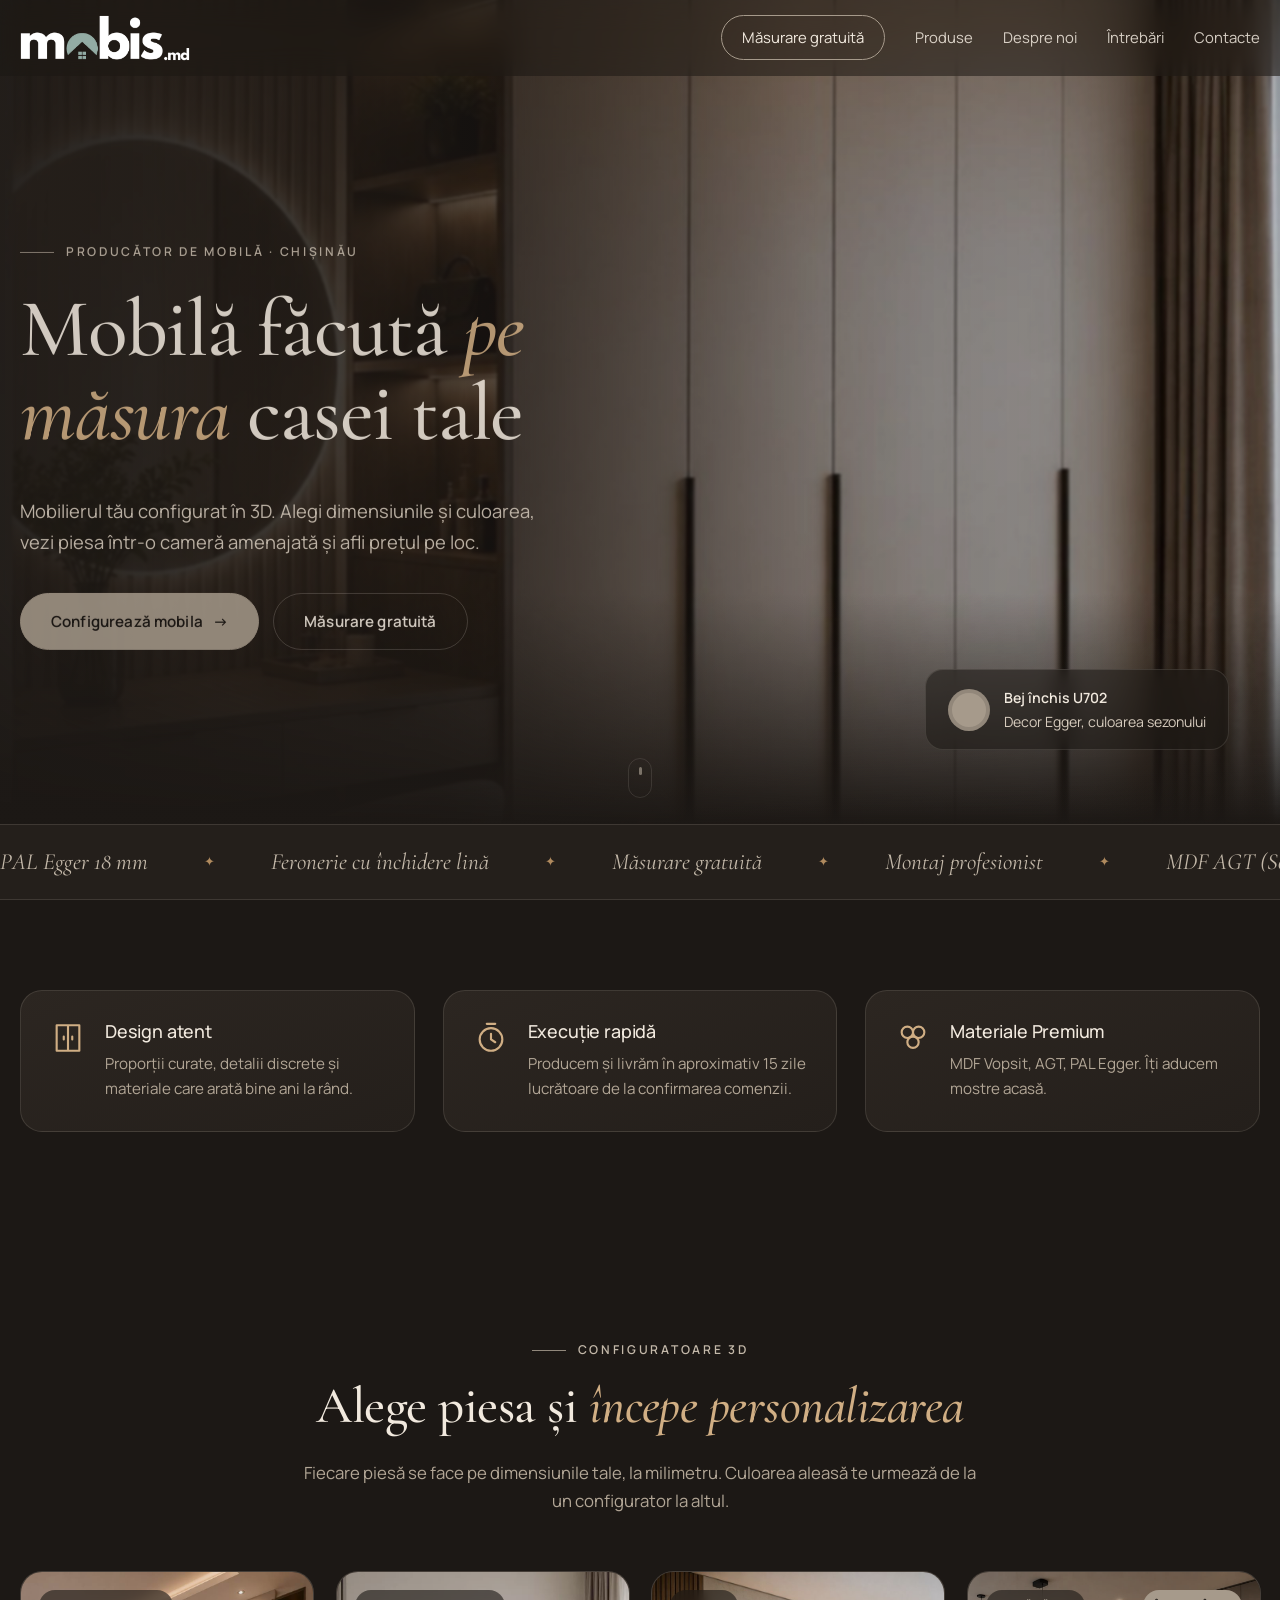
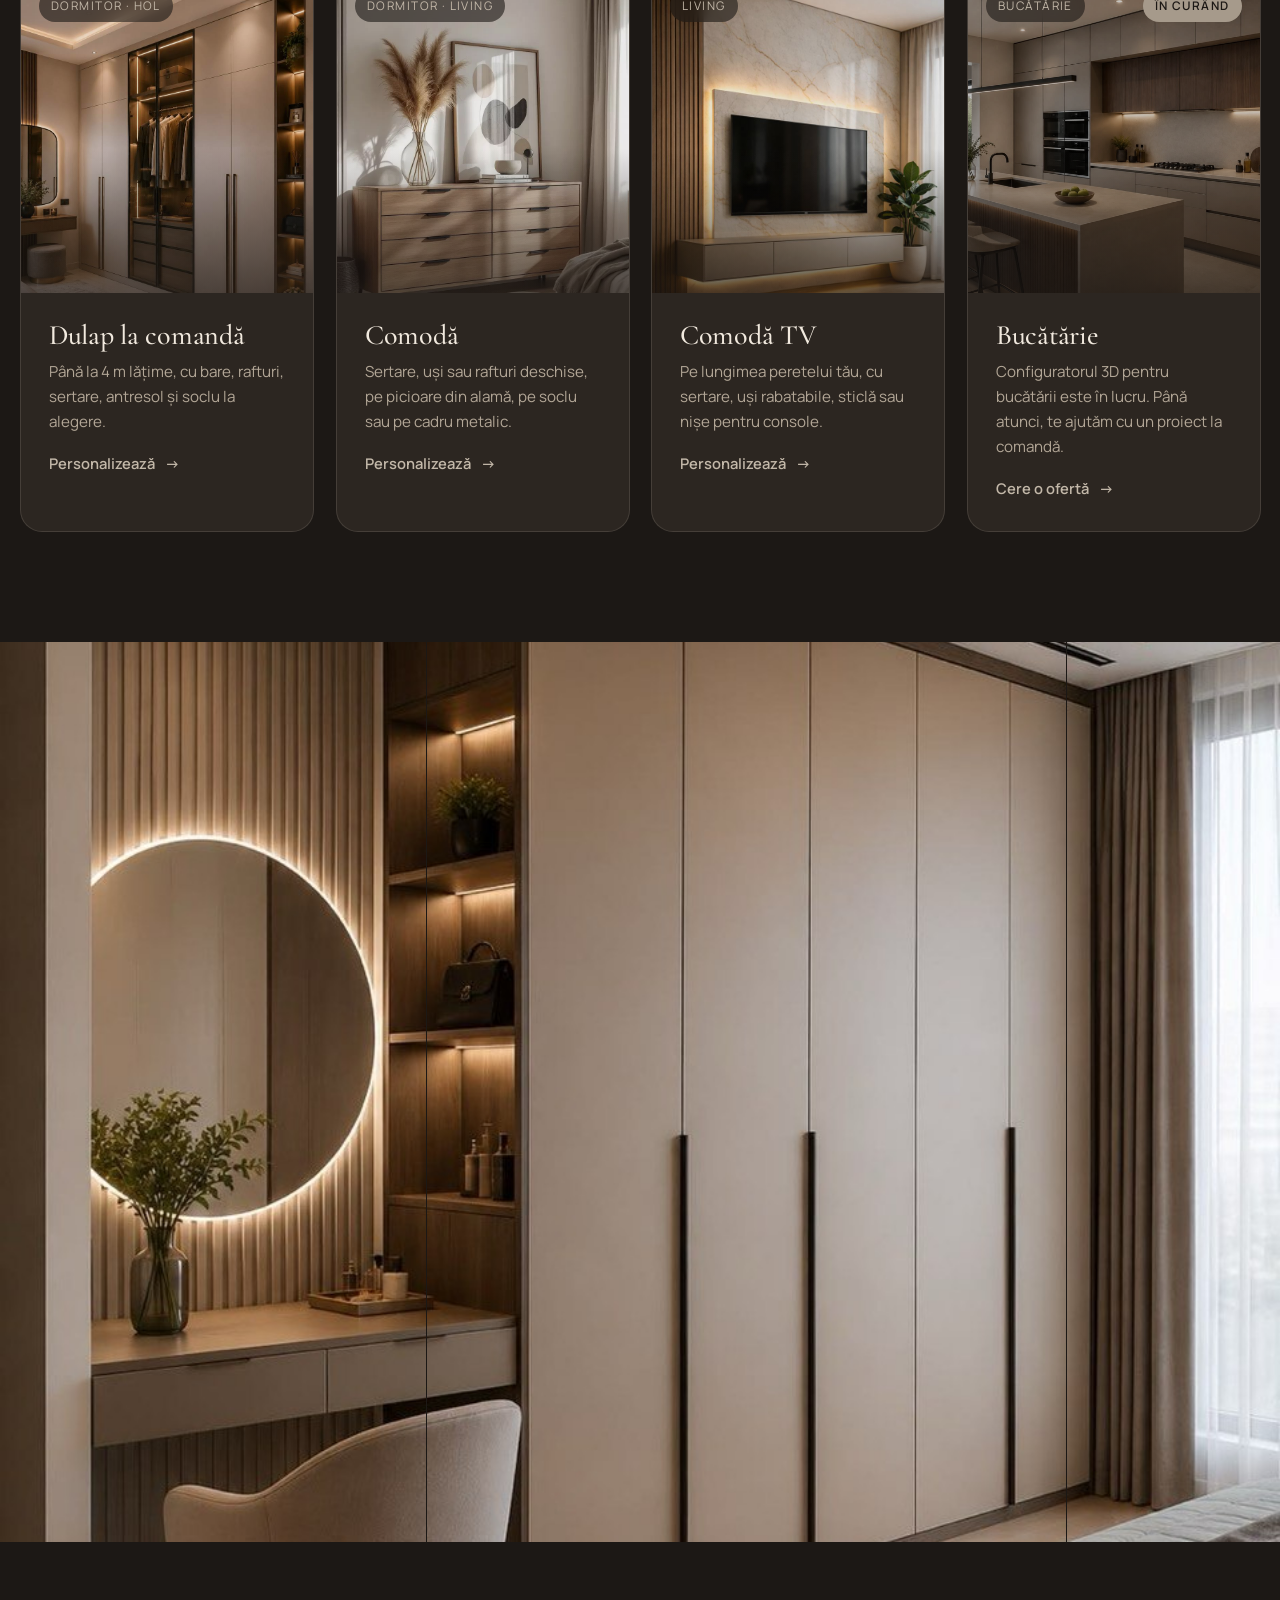
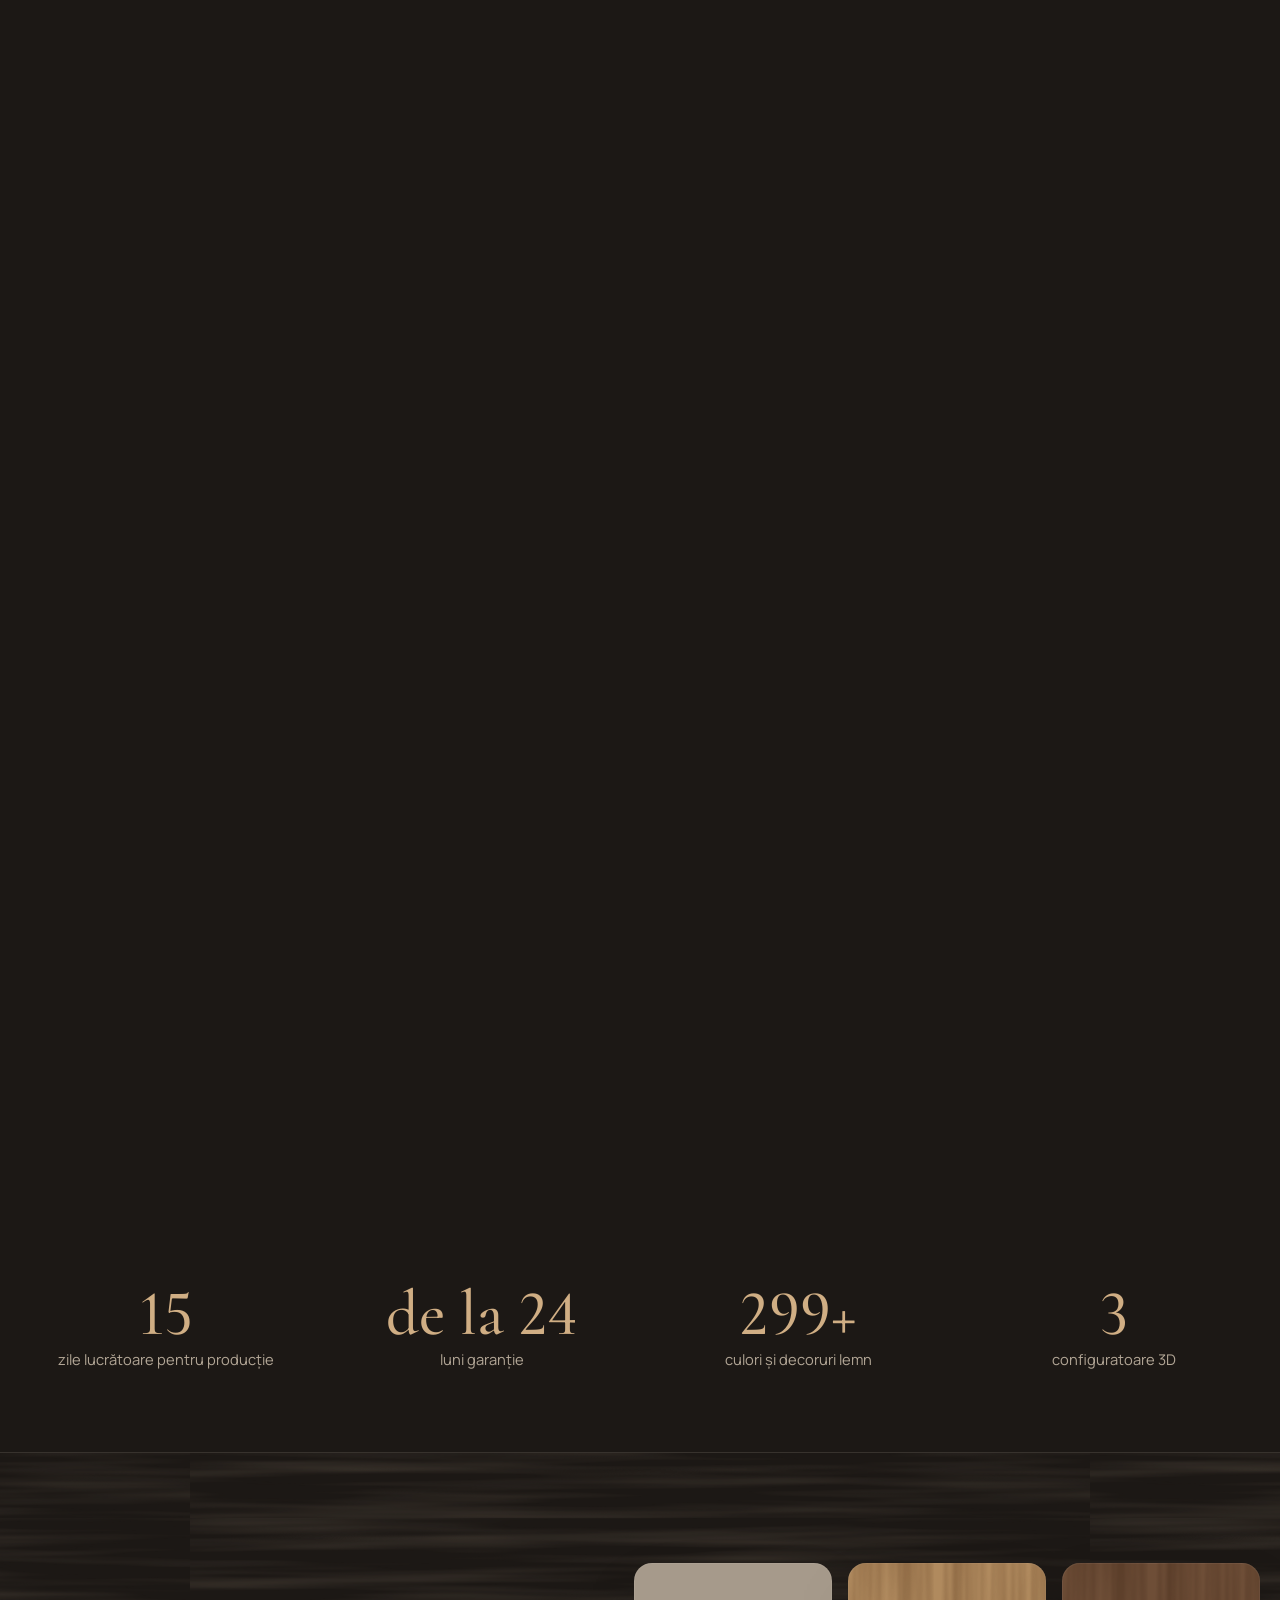
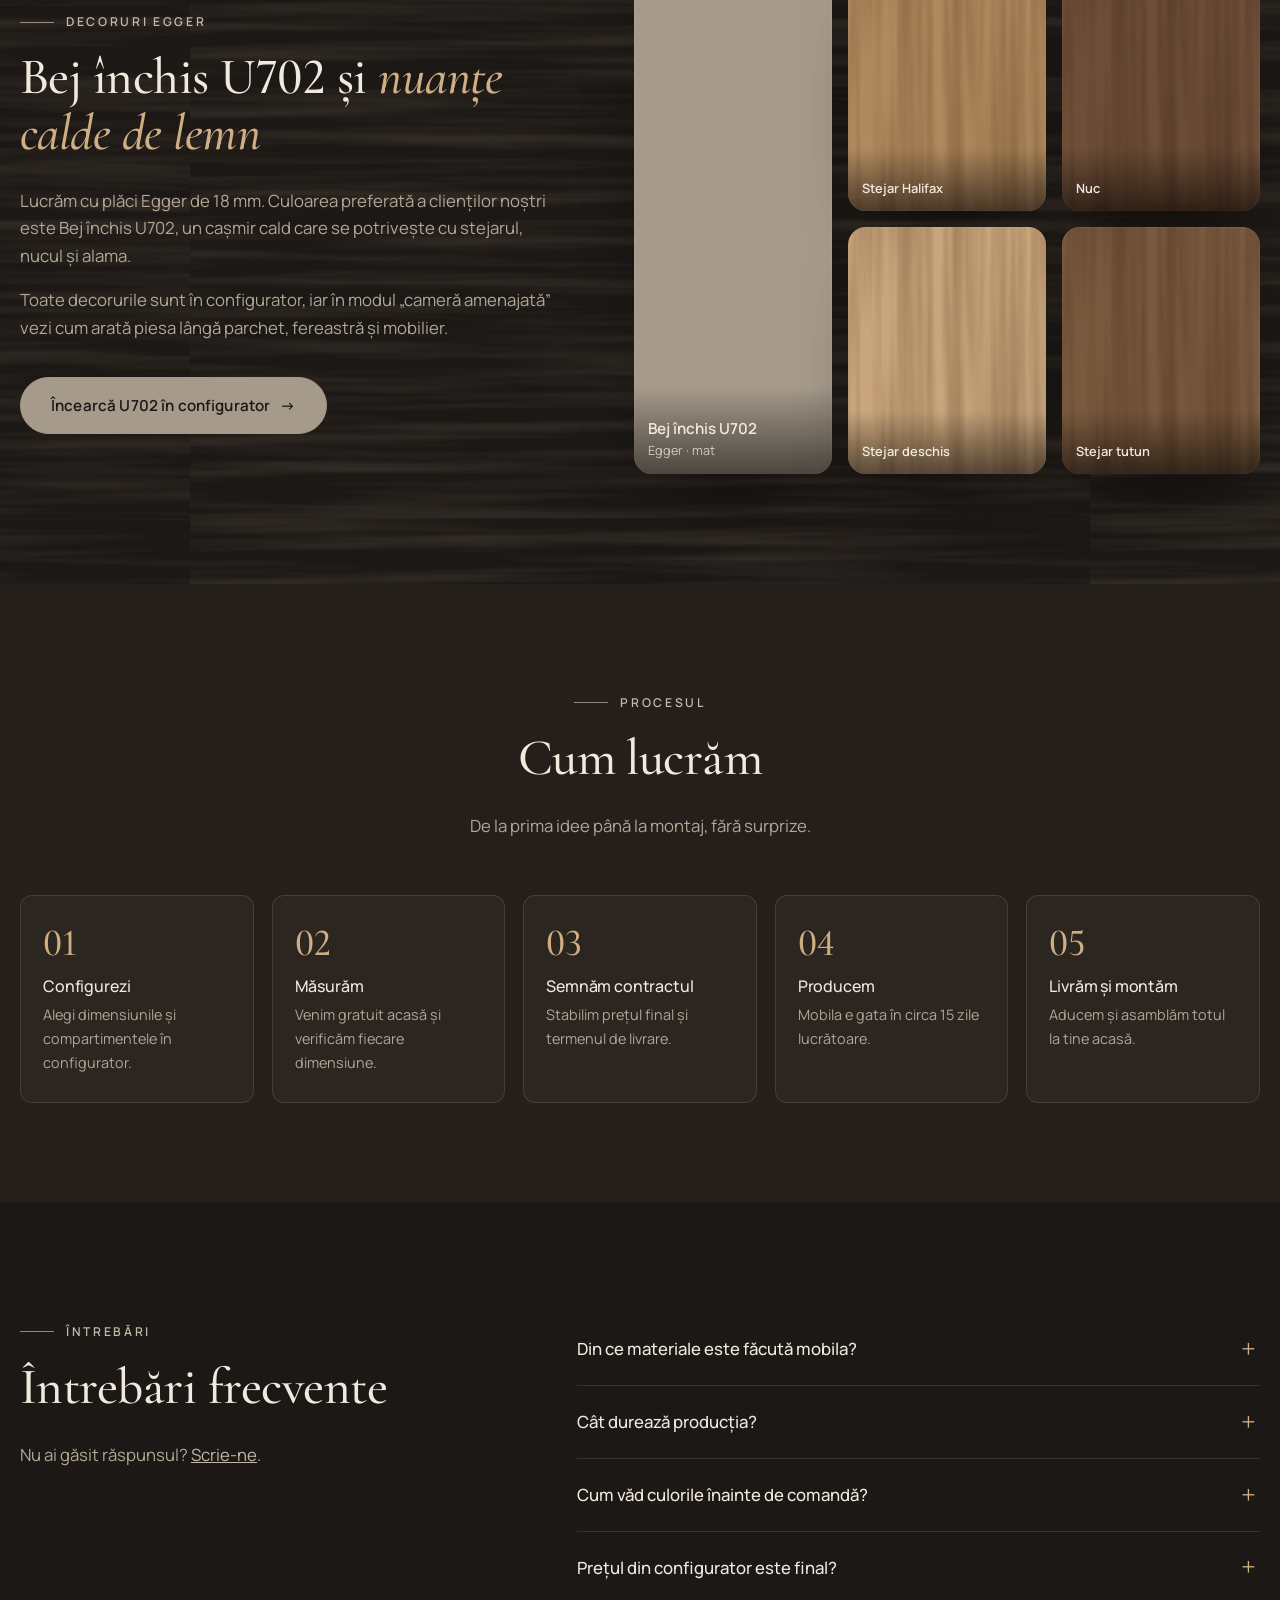
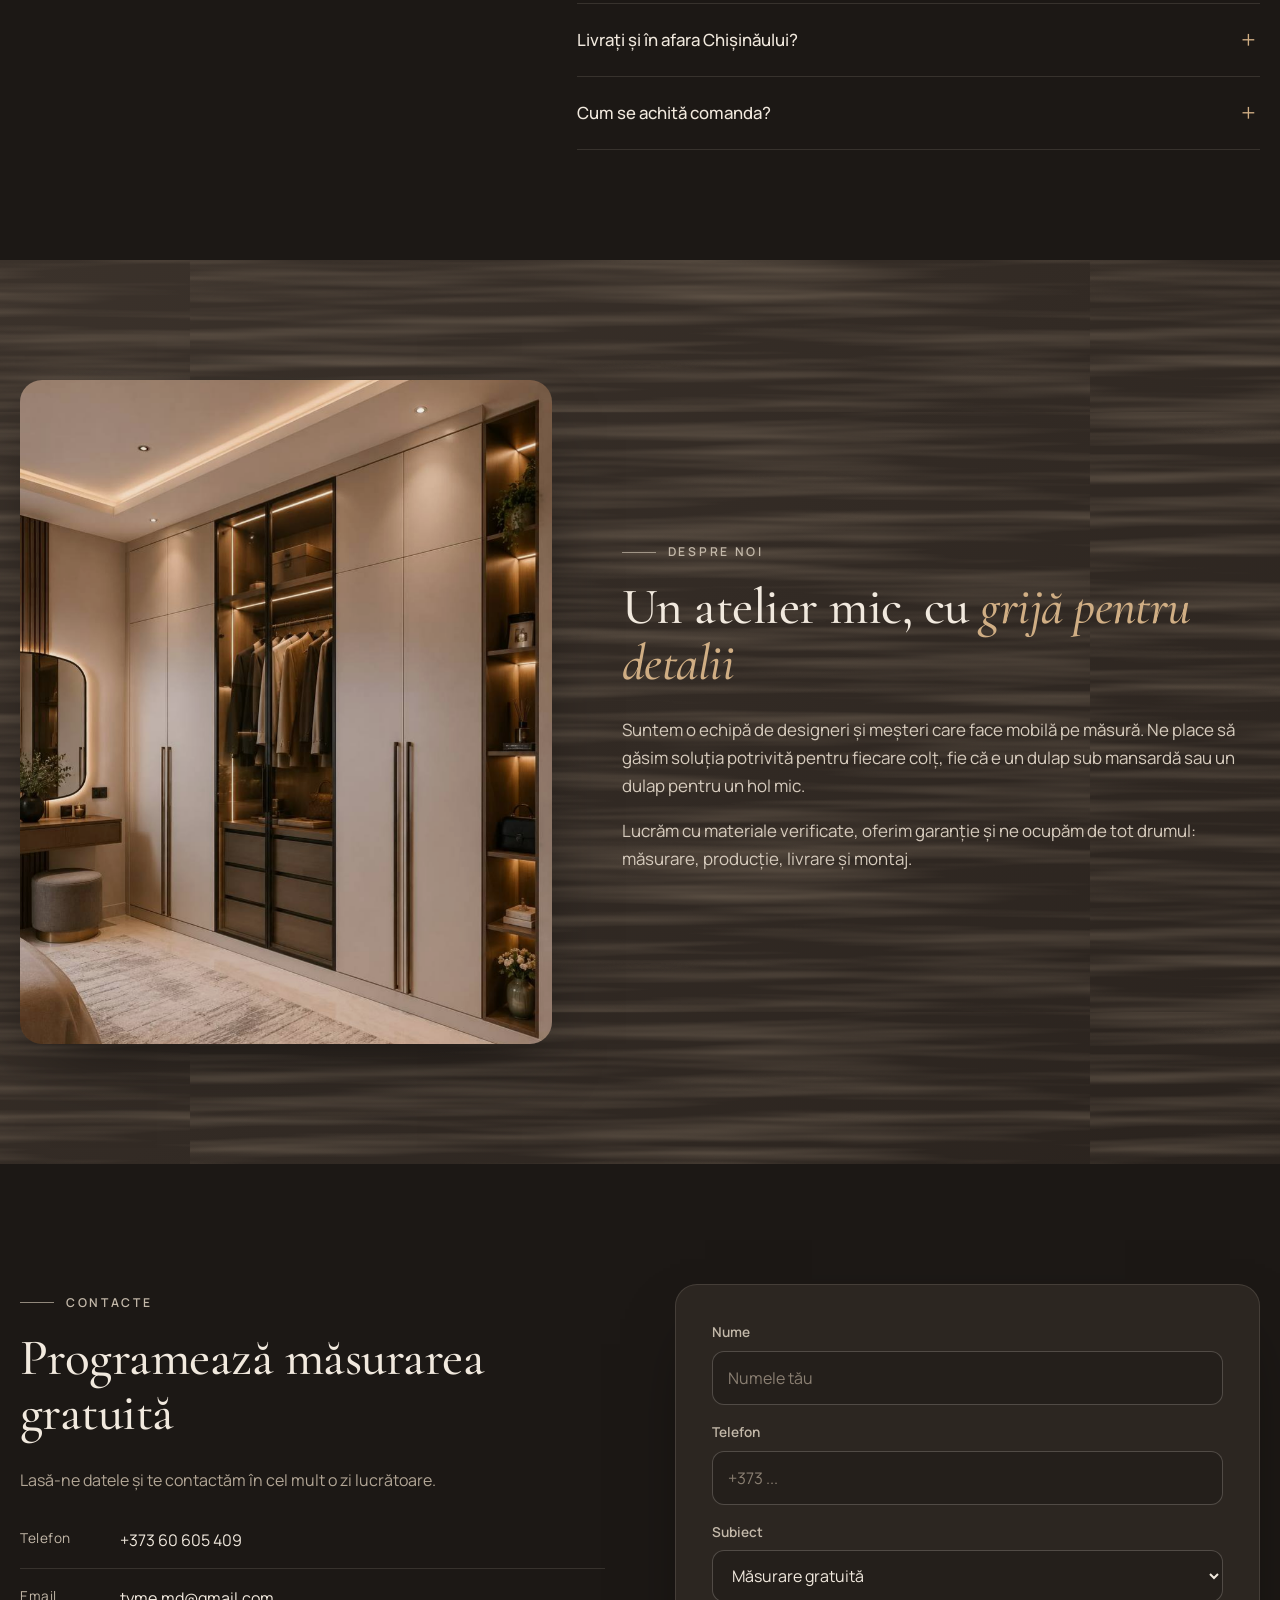
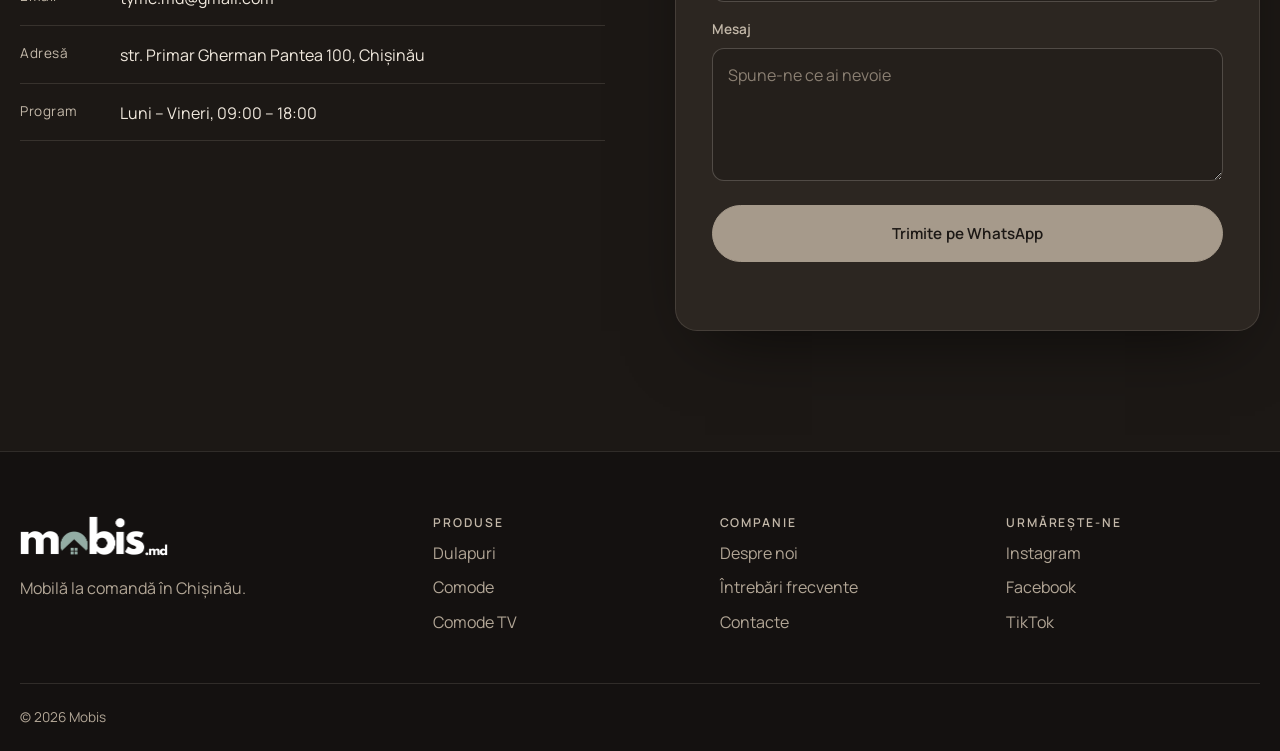
<file: index.html>
<!DOCTYPE html>
<html lang="ro">
    <head>
        <meta charset="UTF-8">
        <meta name="viewport" content="width=device-width, initial-scale=1.0">
        <title>Mobis – Dulapuri, comode și comode TV la comandă în Chișinău</title>
        <meta name="description" content="Mobilă la comandă, pe dimensiunile tale: dulapuri, comode și comode TV. Configurează în 3D, vezi mobila într-o cameră amenajată și află prețul pe loc.">
        <link rel="preconnect" href="https://fonts.googleapis.com">
        <link rel="preconnect" href="https://fonts.gstatic.com" crossorigin>
        <link href="https://fonts.googleapis.com/css2?family=Cormorant+Garamond:ital,wght@0,400;0,500;0,600;1,400;1,500&family=Manrope:wght@300;400;500;600;700&display=swap" rel="stylesheet">
        <meta name="theme-color" content="#1c1815">
        <script>document.documentElement.classList.add('js');</script>
        <link rel="icon" type="image/png" href="favicon.png">
        <link rel="stylesheet" href="style.css?v=20261027">
        <link rel="preload" as="image" href="hero-wardrobe.jpg">
    </head>
    <body>
        <!-- ===== HEADER ===== -->
        <header class="header">
            <div class="container header__inner">
                <a href="index.html" class="logo" aria-label="Mobis – pagina principală"> <img src="logo-white.png" alt="mobis.md" class="logo__img" width="148" height="40"> </a>
                <button class="nav-toggle" aria-label="Meniu" aria-expanded="false">
                    <span></span>
                    <span></span>
                    <span></span>
                </button>
                <nav class="nav" aria-label="Meniu principal">
                    <a href="#contact" class="nav__pill">Măsurare gratuită</a>
                    <a href="#produse">Produse</a>
                    <a href="#despre">Despre noi</a>
                    <a href="#intrebari">Întrebări</a>
                    <a href="#contact">Contacte</a>
                </nav>
            </div>
        </header>
        <main>
            <!-- ===== HERO ===== -->
            <section class="hero">
                <div class="hero__scene" aria-hidden="true">
                    <div class="hero__photo"></div>
                </div>
                <div class="container hero__content">
                    <span class="eyebrow hero__eyebrow">Producător de mobilă · Chișinău</span>
                    <h1>Mobilă făcută <em>pe măsura</em> casei tale</h1>
                    <p>Mobilierul tău configurat în 3D. Alegi dimensiunile și culoarea, vezi piesa într-o cameră amenajată și afli prețul pe loc.</p>
                    <div class="hero__actions">
                        <a href="#produse" class="btn">Configurează mobila <span class="btn__arrow">→</span></a>
                        <a href="#contact" class="btn btn--line">Măsurare gratuită</a>
                    </div>
                </div>
                <div class="hero__badge" aria-hidden="true"><i></i><div><b>Bej închis U702</b>Decor Egger, culoarea sezonului</div></div>
                <span class="hero__scroll" aria-hidden="true"></span>
            </section>
            <div class="marquee" aria-hidden="true">
                <div class="marquee__track">
                    <span>PAL Egger 18 mm</span><span>Feronerie cu închidere lină</span><span>Măsurare gratuită</span><span>Montaj profesionist</span><span>MDF AGT (SoftTouch)</span>
                    <span>PAL Egger 18 mm</span><span>Feronerie cu închidere lină</span><span>Măsurare gratuită</span><span>Montaj profesionist</span><span>MDF AGT (SoftTouch)</span>
                </div>
            </div>
            <!-- ===== AVANTAJE ===== -->
            <section class="perks">
                <div class="container perks__grid">
                    <article class="perk" data-reveal>
                        <svg viewBox="0 0 24 24" aria-hidden="true">
                            <path d="M4 3h16v18H4zM12 3v18M9 11v2M15 11v2"/>
                        </svg>
                        <div>
                            <h3>Design atent</h3>
                            <p>Proporții curate, detalii discrete și materiale care arată bine ani la rând.</p>
                        </div>
                    </article>
                    <article class="perk" data-reveal style="--d:.12s">
                        <svg viewBox="0 0 24 24" aria-hidden="true">
                            <circle cx="12" cy="13" r="8"/>
                            <path d="M12 9v4l3 2M9 2h6"/>
                        </svg>
                        <div>
                            <h3>Execuție rapidă</h3>
                            <p>Producem și livrăm în aproximativ 15 zile lucrătoare de la confirmarea comenzii.</p>
                        </div>
                    </article>
                    <article class="perk" data-reveal style="--d:.24s">
                        <svg viewBox="0 0 24 24" aria-hidden="true">
                            <circle cx="8" cy="8" r="4"/>
                            <circle cx="16" cy="8" r="4"/>
                            <circle cx="12" cy="15" r="4"/>
                        </svg>
                        <div>
                            <h3>Materiale Premium</h3>
                            <p>MDF Vopsit, AGT, PAL Egger. Îți aducem mostre acasă.</p>
                        </div>
                    </article>
                </div>
            </section>
            <!-- ===== PRODUSE ===== -->
            <section class="products" id="produse">
                <div class="container">
                    <div class="section-head" data-reveal>
                        <span class="eyebrow">Configuratoare 3D</span>
                        <h2>Alege piesa și <em>începe personalizarea</em></h2>
                        <p>Fiecare piesă se face pe dimensiunile tale, la milimetru. Culoarea aleasă te urmează de la un configurator la altul.</p>
                    </div>
                    <div class="products__grid">
                        <a class="product" href="dulap.html" data-reveal="zoom" data-tilt>
                            <div class="product__art">
                                <span class="product__tag">Dormitor · Hol</span>
                                <img src="product-wardrobe.jpg" alt="Dulap cu uși bej, compartimente vitrate și iluminare interioară" width="853" height="1280" loading="lazy" decoding="async">
                            </div>
                            <div class="product__body">
                                <h3>Dulap la comandă</h3>
                                <p>Până la 4 m lățime, cu bare, rafturi, sertare, antresol și soclu la alegere.</p>
                                <span class="product__cta">Personalizează</span>
                            </div>
                        </a>
                        <a class="product" href="comoda.html" data-reveal="zoom" style="--d:.12s" data-tilt>
                            <div class="product__art">
                                <span class="product__tag">Dormitor · Living</span>
                                <img src="product-dresser.jpg" alt="Comodă din lemn cu opt sertare și mânere negre, într-un dormitor luminos" width="832" height="1216" loading="lazy" decoding="async">
                            </div>
                            <div class="product__body">
                                <h3>Comodă</h3>
                                <p>Sertare, uși sau rafturi deschise, pe picioare din alamă, pe soclu sau pe cadru metalic.</p>
                                <span class="product__cta">Personalizează</span>
                            </div>
                        </a>
                        <a class="product" href="comoda-tv.html" data-reveal="zoom" style="--d:.24s" data-tilt>
                            <div class="product__art">
                                <span class="product__tag">Living</span>
                                <img src="product-tv.jpg" alt="Comodă TV suspendată cu fronturi bej și iluminare LED, sub un televizor pe perete de marmură" width="736" height="1104" loading="lazy" decoding="async">
                            </div>
                            <div class="product__body">
                                <h3>Comodă TV</h3>
                                <p>Pe lungimea peretelui tău, cu sertare, uși rabatabile, sticlă sau nișe pentru console.</p>
                                <span class="product__cta">Personalizează</span>
                            </div>
                        </a>
                        <div class="product product--soon" data-reveal="zoom" style="--d:.36s" aria-disabled="true">
                            <div class="product__art">
                                <span class="product__tag">Bucătărie</span>
                                <span class="product__soon">În curând</span>
                                <img src="product-kitchen.jpg" alt="Bucătărie modernă cu fronturi bej, dulapuri suspendate din lemn și insulă cu blat de piatră" width="1080" height="1350" loading="lazy" decoding="async">
                            </div>
                            <div class="product__body">
                                <h3>Bucătărie</h3>
                                <p>Configuratorul 3D pentru bucătării este în lucru. Până atunci, te ajutăm cu un proiect la comandă.</p>
                                <a class="product__cta" href="#contact">Cere o ofertă</a>
                            </div>
                        </div>
                    </div>
                </div>
            </section>
            <!-- ===== IMAGINEA CARE SE DESCOMPUNE ===== -->
            <section class="split" aria-label="Atelierul Mobis">
                <div class="split__sticky">
                    <div class="split__img" aria-hidden="true">
                        <span><img src="hero-wardrobe.jpg" alt="" loading="lazy"></span><span><img src="hero-wardrobe.jpg" alt="" loading="lazy"></span><span><img src="hero-wardrobe.jpg" alt="" loading="lazy"></span><span><img src="hero-wardrobe.jpg" alt="" loading="lazy"></span><span><img src="hero-wardrobe.jpg" alt="" loading="lazy"></span><span><img src="hero-wardrobe.jpg" alt="" loading="lazy"></span>
                    </div>
                    <div class="split__text">
                        <span class="eyebrow">Din atelierul nostru</span>
                        <h2>Fiecare panou, tăiat <em>la milimetru</em></h2>
                        <p>Proiectăm piesă cu piesă: corp, fronturi, feronerie. Apoi le asamblăm în mobila care se potrivește exact în colțul tău.</p>
                    </div>
                </div>
            </section>
            <!-- ===== CIFRE ===== -->
            <section class="stats">
                <div class="container stats__grid">
                    <div data-reveal><b data-count="15">15</b><span>zile lucrătoare pentru producție</span></div>
                    <div data-reveal style="--d:.1s"><b data-count="24" data-prefix="de la ">de la 24</b><span>luni garanție</span></div>
                    <div data-reveal style="--d:.2s"><b data-count="300" data-suffix="+">300+</b><span>culori și decoruri lemn</span></div>
                    <div data-reveal style="--d:.3s"><b data-count="3">3</b><span>configuratoare 3D</span></div>
                </div>
            </section>
            <!-- ===== MATERIALE ===== -->
            <section class="materials wood">
                <div class="container materials__inner">
                    <div data-reveal="left">
                        <span class="eyebrow">Decoruri Egger</span>
                        <h2>Bej închis U702 și <em>nuanțe calde de lemn</em></h2>
                        <p>Lucrăm cu plăci Egger de 18 mm. Culoarea preferată a clienților noștri este Bej închis U702, un cașmir cald care se potrivește cu stejarul, nucul și alama.</p>
                        <p>Toate decorurile sunt în configurator, iar în modul „cameră amenajată” vezi cum arată piesa lângă parchet, fereastră și mobilier.</p>
                        <a href="comoda.html?c=a69a8b" class="btn">Încearcă U702 în configurator <span class="btn__arrow">→</span></a>
                    </div>
                    <div class="chips" data-reveal="right">
                        <div class="chip chip--big" style="--c:#a69a8b"><span>Bej închis U702<small>Egger · mat</small></span></div>
                        <div class="chip chip--wood" style="--c:#b08a5e"><span>Stejar Halifax</span></div>
                        <div class="chip chip--wood" style="--c:#6e4e37"><span>Nuc</span></div>
                        <div class="chip chip--wood" style="--c:#c8a57c"><span>Stejar deschis</span></div>
                        <div class="chip chip--wood" style="--c:#7a5a3e"><span>Stejar tutun</span></div>
                    </div>
                </div>
            </section>
            <!-- ===== CUM LUCRĂM ===== -->
            <section class="steps">
                <div class="container">
                    <div class="section-head" data-reveal>
                        <span class="eyebrow">Procesul</span>
                        <h2>Cum lucrăm</h2>
                        <p>De la prima idee până la montaj, fără surprize.</p>
                    </div>
                    <ol class="steps__list">
                        <li data-reveal style="--d:0.0s">
                            <b>01</b>
                            <h3>Configurezi</h3>
                            <p>Alegi dimensiunile și compartimentele în configurator.</p>
                        </li>
                        <li data-reveal style="--d:0.1s">
                            <b>02</b>
                            <h3>Măsurăm</h3>
                            <p>Venim gratuit acasă și verificăm fiecare dimensiune.</p>
                        </li>
                        <li data-reveal style="--d:0.2s">
                            <b>03</b>
                            <h3>Semnăm contractul</h3>
                            <p>Stabilim prețul final și termenul de livrare.</p>
                        </li>
                        <li data-reveal style="--d:0.3s">
                            <b>04</b>
                            <h3>Producem</h3>
                            <p>Mobila e gata în circa 15 zile lucrătoare.</p>
                        </li>
                        <li data-reveal style="--d:0.4s">
                            <b>05</b>
                            <h3>Livrăm și montăm</h3>
                            <p>Aducem și asamblăm totul la tine acasă.</p>
                        </li>
                    </ol>
                </div>
            </section>
            <!-- ===== ÎNTREBĂRI ===== -->
            <section class="faq" id="intrebari">
                <div class="container faq__inner">
                    <div class="section-head section-head--left" data-reveal="left">
                        <span class="eyebrow">Întrebări</span>
                        <h2>Întrebări frecvente</h2>
                        <p>Nu ai găsit răspunsul? <a href="#contact">Scrie-ne</a>.</p>
                    </div>
                    <div class="faq__list" data-reveal>
                        <details>
                            <summary>Din ce materiale este făcută mobila?</summary>
                            <p>Folosim PAL melaminat de 18 mm de la producători europeni și feronerie cu închidere lină. Garanția este de 24 de luni.</p>
                        </details>
                        <details>
                            <summary>Cât durează producția?</summary>
                            <p>De regulă 10–15 zile lucrătoare de la semnarea contractului, în funcție de complexitatea comenzii.</p>
                        </details>
                        <details>
                            <summary>Cum văd culorile înainte de comandă?</summary>
                            <p>Îți aducem gratuit mostre de culori, ca să le vezi în lumina camerei tale.</p>
                        </details>
                        <details>
                            <summary>Prețul din configurator este final?</summary>
                            <p>Este un preț estimativ foarte apropiat. Prețul final se confirmă după măsurarea gratuită la domiciliu.</p>
                        </details>
                        <details>
                            <summary>Livrați și în afara Chișinăului?</summary>
                            <p>Da, livrăm în toată Moldova. Costul livrării în afara orașului se stabilește separat.</p>
                        </details>
                        <details>
                            <summary>Cum se achită comanda?</summary>
                            <p>Achiți un avans la semnarea contractului, iar restul la livrare, numerar sau cu cardul.</p>
                        </details>
                    </div>
                </div>
            </section>
            <!-- ===== DESPRE NOI ===== -->
            <section class="about wood" id="despre">
                <div class="container about__inner">
                    <div class="about__photo" data-reveal="zoom" data-parallax>
                        <img src="product-wardrobe.jpg" alt="Dulap Mobis cu compartimente iluminate" width="853" height="1280" loading="lazy" decoding="async">
                    </div>
                    <div data-reveal="right">
                        <span class="eyebrow">Despre noi</span>
                        <h2>Un atelier mic, cu <em>grijă pentru detalii</em></h2>
                        <p>Suntem o echipă de designeri și meșteri care face mobilă pe măsură. Ne place să găsim soluția potrivită pentru fiecare colț, fie că e un dulap sub mansardă sau un dulap pentru un hol mic.</p>
                        <p>Lucrăm cu materiale verificate, oferim garanție și ne ocupăm de tot drumul: măsurare, producție, livrare și montaj.</p>
                    </div>
                </div>
            </section>
            <!-- ===== CONTACT ===== -->
            <section class="contact" id="contact">
                <div class="container contact__inner">
                    <div class="contact__info" data-reveal="left">
                        <span class="eyebrow">Contacte</span>
                        <h2>Programează măsurarea gratuită</h2>
                        <p>Lasă-ne datele și te contactăm în cel mult o zi lucrătoare.</p>
                        <ul class="contact__list">
                            <li>
                                <span>Telefon</span>
                                <a href="tel:+37360605409">+373 60 605 409</a>
                            </li>
                            <li>
                                <span>Email</span>
                                <a href="mailto:tyme.md@gmail.com">tyme.md@gmail.com</a>
                            </li>
                            <li>
                                <span>Adresă</span>str. Primar Gherman Pantea 100, Chișinău
                            </li>
                            <li>
                                <span>Program</span>Luni – Vineri, 09:00 – 18:00
                            </li>
                        </ul>
                    </div>
                    <form class="contact__form" id="contactForm" novalidate data-reveal="right">
                        <div class="form-row">
                            <label for="f-name">Nume</label>
                            <input id="f-name" name="name" type="text" autocomplete="name" placeholder="Numele tău" required>
                        </div>
                        <div class="form-row">
                            <label for="f-phone">Telefon</label>
                            <input id="f-phone" name="phone" type="tel" autocomplete="tel" placeholder="+373 ..." required>
                        </div>
                        <div class="form-row">
                            <label for="f-topic">Subiect</label>
                            <select id="f-topic" name="topic">
                                <option>Măsurare gratuită</option>
                                <option>Dulap la comandă</option>
                                <option>Comodă la comandă</option>
                                <option>Comodă TV la comandă</option>
                                <option>Altă întrebare</option>
                            </select>
                        </div>
                        <div class="form-row">
                            <label for="f-msg">Mesaj</label>
                            <textarea id="f-msg" name="message" rows="4" placeholder="Spune-ne ce ai nevoie"></textarea>
                        </div>
                        <button type="submit" class="btn btn--full">Trimite pe WhatsApp</button>
                        <p class="form-status" role="status"></p>
                    </form>
                </div>
            </section>
        </main>
        <!-- ===== FOOTER ===== -->
        <footer class="footer">
            <div class="container footer__inner">
                <div>
                    <a href="index.html" class="logo logo--footer"><img src="logo-white.png" alt="mobis.md" class="logo__img" width="130" height="35"></a>
                    <p>Mobilă la comandă în Chișinău.</p>
                </div>
                <nav aria-label="Produse">
                    <h4>Produse</h4>
                    <a href="dulap.html">Dulapuri</a>
                    <a href="comoda.html">Comode</a>
                    <a href="comoda-tv.html">Comode TV</a>
                </nav>
                <nav aria-label="Companie">
                    <h4>Companie</h4>
                    <a href="#despre">Despre noi</a>
                    <a href="#intrebari">Întrebări frecvente</a>
                    <a href="#contact">Contacte</a>
                </nav>
                <div>
                    <h4>Urmărește-ne</h4>
                    <a href="https://www.instagram.com/mobis.md/" target="_blank" rel="noopener">Instagram</a>
                    <a href="https://www.facebook.com/mobis2" target="_blank" rel="noopener">Facebook</a>
                    <a href="https://www.tiktok.com/@mobis.md" target="_blank" rel="noopener">TikTok</a>
                </div>
            </div>
            <div class="container footer__bottom">© <span data-year></span> Mobis
            </div>
        </footer>
        <script src="site.js?v=20261027"></script>
    </body>
</html>
</file>
<file: style.css>
/* =========================================================
   Mobis – stiluri
   Paletă: Bej închis U702 Egger + nuanțe de lemn, temă închisă
   ========================================================= */
:root {
  --bg: #1c1815;
  --bg-2: #241f1b;
  --surface: #2c2621;
  --surface-2: #362f29;
  --u702: #a69a8b;          /* Egger U702 – bej închis / cașmir */
  --u702-light: #c3b8a9;
  --u702-dark: #7d7264;
  --u702-deep: #4f463e;
  --oak: #b08a5e;
  --oak-light: #d0ae84;
  --walnut: #6e4e37;
  --cream: #f1e9de;
  --ink: #1c1815;
  --muted: #b2a696;
  --line: rgba(241, 233, 222, .12);
  --line-strong: rgba(241, 233, 222, .22);
  --white: #ffffff;
  --ok: #a9c4a0;
  --radius: 22px;
  --radius-sm: 12px;
  --shadow: 0 30px 70px -30px rgba(0, 0, 0, .65);
  --header-h: 76px;
  --serif: 'Cormorant Garamond', 'Times New Roman', serif;
  --ease: cubic-bezier(.2, .7, .1, 1);
  /* textură de lemn desenată (fără imagini externe) */
  --grain-h: url("data:image/svg+xml,%3Csvg xmlns='http://www.w3.org/2000/svg' width='900' height='600'%3E%3Cfilter id='w'%3E%3CfeTurbulence type='fractalNoise' baseFrequency='0.0025 0.07' numOctaves='3' seed='11' stitchTiles='stitch'/%3E%3CfeColorMatrix values='0 0 0 0 0.72  0 0 0 0 0.55  0 0 0 0 0.38  1.6 0 0 0 -0.62'/%3E%3C/filter%3E%3Crect width='100%25' height='100%25' filter='url(%23w)'/%3E%3C/svg%3E");
  --grain-v: url("data:image/svg+xml,%3Csvg xmlns='http://www.w3.org/2000/svg' width='600' height='900'%3E%3Cfilter id='w'%3E%3CfeTurbulence type='fractalNoise' baseFrequency='0.06 0.003' numOctaves='3' seed='4' stitchTiles='stitch'/%3E%3CfeColorMatrix values='0 0 0 0 0.25  0 0 0 0 0.16  0 0 0 0 0.09  1.7 0 0 0 -0.55'/%3E%3C/filter%3E%3Crect width='100%25' height='100%25' filter='url(%23w)'/%3E%3C/svg%3E");
  font-family: 'Manrope', system-ui, -apple-system, sans-serif;
}

/* ===== Bază ===== */
*, *::before, *::after { box-sizing: border-box; }
html { scroll-behavior: smooth; scroll-padding-top: calc(var(--header-h) + 12px); }
body { margin: 0; background: var(--bg); color: var(--cream); line-height: 1.65; -webkit-font-smoothing: antialiased; overflow-x: hidden; }
h1, h2, h3, h4 { margin: 0 0 .5em; line-height: 1.15; font-weight: 500; letter-spacing: -.01em; }
h1, h2 { font-family: var(--serif); font-weight: 500; font-variant-numeric: lining-nums; }
h1 { font-size: clamp(2.8rem, 6.4vw, 5.4rem); letter-spacing: -.015em; line-height: 1.02; }
h2 { font-size: clamp(2.1rem, 4vw, 3.3rem); line-height: 1.08; }
h1 em, h2 em { font-style: italic; color: var(--oak-light); }
h3 { font-size: 1.12rem; }
p { margin: 0 0 1em; }
a { color: inherit; }
::selection { background: var(--u702); color: var(--ink); }
button, input, select, textarea { font: inherit; color: inherit; }
button { cursor: pointer; }
svg { display: block; }
.container { width: min(1240px, 100% - 40px); margin-inline: auto; }
.eyebrow { display: inline-flex; align-items: center; gap: 12px; font-size: .76rem; font-weight: 600; letter-spacing: .22em; text-transform: uppercase; color: var(--u702-light); margin-bottom: 18px; }
.eyebrow::before { content: ''; width: 34px; height: 1px; background: currentColor; opacity: .7; }
.section-head { max-width: 680px; margin: 0 auto 56px; text-align: center; }
.section-head .eyebrow { justify-content: center; }
.section-head--left { text-align: left; margin: 0; }
.section-head p { color: var(--muted); font-size: 1.05rem; }
.wood { position: relative; isolation: isolate; }
.wood::before { content: ''; position: absolute; inset: 0; z-index: -1; background: var(--grain-h) center / 900px 600px; opacity: .16; pointer-events: none; }

/* ===== Butoane ===== */
.btn {
  position: relative; overflow: hidden;
  display: inline-flex; align-items: center; justify-content: center; gap: 10px;
  padding: 15px 30px; border-radius: 999px; border: 1.5px solid var(--u702);
  background: var(--u702); color: var(--ink); font-weight: 600; font-size: .95rem; text-decoration: none; letter-spacing: .01em;
  transition: background .3s, transform .3s var(--ease), box-shadow .3s, color .3s, border-color .3s;
}
.btn:hover { background: var(--u702-light); border-color: var(--u702-light); transform: translateY(-2px); box-shadow: 0 18px 40px -18px rgba(166, 154, 139, .7); }
.btn--light { background: var(--cream); border-color: var(--cream); color: var(--ink); }
.btn--light:hover { background: var(--white); border-color: var(--white); }
.btn--line { background: transparent; border-color: var(--line-strong); color: var(--cream); }
.btn--line:hover { background: var(--cream); border-color: var(--cream); color: var(--ink); }
.btn--small { padding: 11px 22px; font-size: .9rem; }
.btn--full { width: 100%; }
.btn--wa { background: var(--u702); color: var(--ink); border-color: var(--u702); padding: 11px 20px; font-size: .9rem; white-space: nowrap; }
.btn--wa:hover { background: var(--cream); border-color: var(--cream); color: var(--ink); }
.btn__arrow { transition: transform .3s var(--ease); }
.btn:hover .btn__arrow { transform: translateX(4px); }

/* ===== Header ===== */
.header { position: sticky; top: 0; z-index: 50; height: var(--header-h); color: var(--cream); background: rgba(28, 24, 21, .55); backdrop-filter: blur(14px) saturate(1.2); -webkit-backdrop-filter: blur(14px) saturate(1.2); border-bottom: 1px solid transparent; transition: background .4s, border-color .4s; }
.is-scrolled .header, .page-cfg .header { background: rgba(28, 24, 21, .92); border-bottom-color: var(--line); }
.header__inner { height: 100%; display: flex; align-items: center; justify-content: space-between; }
.logo { display: inline-flex; align-items: center; gap: 10px; text-decoration: none; color: inherit; }
.logo__img { display: block; height: 46px; width: auto; }
.logo--footer .logo__img { height: 40px; }
.nav { display: flex; align-items: center; gap: 30px; }
.nav a { position: relative; text-decoration: none; font-size: .93rem; opacity: .86; transition: opacity .2s; }
.nav a:not(.nav__pill)::after { content: ''; position: absolute; left: 0; right: 0; bottom: -6px; height: 1px; background: var(--u702-light); transform: scaleX(0); transform-origin: right; transition: transform .35s var(--ease); }
.nav a:hover { opacity: 1; }
.nav a:not(.nav__pill):hover::after { transform: scaleX(1); transform-origin: left; }
.nav__pill { border: 1.5px solid var(--u702); border-radius: 999px; padding: 9px 20px; opacity: 1 !important; transition: background .25s, color .25s; }
.nav__pill:hover { background: var(--u702); color: var(--ink); }
.nav-toggle { display: none; background: none; border: 0; padding: 8px; color: inherit; }
.nav-toggle span { display: block; width: 26px; height: 2px; margin: 6px 0; background: currentColor; transition: .3s; }

/* ===== Hero ===== */
.hero { position: relative; min-height: calc(100vh - var(--header-h)); min-height: calc(100svh - var(--header-h)); display: flex; align-items: center; overflow: hidden; margin-top: calc(-1 * var(--header-h)); padding-top: var(--header-h); --hp: 0; }
.hero__scene { position: absolute; inset: 0; background: var(--bg); pointer-events: none; }
.hero__photo {
  position: absolute; inset: -4%; background: url('hero-wardrobe.jpg') 62% 40% / cover no-repeat;
  transform: scale(calc(1.04 + var(--hp) * .16)) translateY(calc(var(--hp) * 60px));
  filter: brightness(calc(.92 - var(--hp) * .55)) blur(calc(var(--hp) * 7px)) saturate(calc(1 - var(--hp) * .4));
  animation: heroIn 2.2s var(--ease) both; will-change: transform, filter;
}
@keyframes heroIn { from { opacity: 0; transform: scale(1.18); } }
.hero__scene::after { content: ''; position: absolute; inset: 0; background:
  linear-gradient(90deg, rgba(28, 24, 21, .94) 0%, rgba(28, 24, 21, .78) 34%, rgba(28, 24, 21, .25) 64%, rgba(28, 24, 21, .1) 100%),
  linear-gradient(0deg, var(--bg) 0%, transparent 28%); }
.hero__content { position: relative; z-index: 4; padding-block: 80px; transform: translateY(calc(var(--hp) * -70px)); opacity: calc(1 - var(--hp) * 1.3); }
.hero__content > * { max-width: 640px; }
.hero__eyebrow { margin-bottom: 26px; }
.hero__content p { font-size: 1.15rem; color: #d6cbbd; max-width: 520px; }
.hero__actions { display: flex; flex-wrap: wrap; gap: 14px; margin-top: 36px; }
.hero__badge { position: absolute; right: 4%; bottom: 9%; z-index: 4; display: flex; align-items: center; gap: 14px; padding: 16px 22px; border-radius: 18px; background: rgba(28, 24, 21, .55); backdrop-filter: blur(10px); border: 1px solid var(--line); font-size: .88rem; color: #d6cbbd; animation: rise 1.4s .9s var(--ease) both; }
.hero__badge i { width: 42px; height: 42px; border-radius: 50%; background: var(--u702); box-shadow: inset 0 0 0 4px rgba(0, 0, 0, .12); flex: none; }
.hero__badge b { display: block; color: var(--cream); font-weight: 600; }
.hero__scroll { position: absolute; left: 50%; bottom: 26px; z-index: 4; width: 24px; height: 40px; margin-left: -12px; border: 1.5px solid var(--line-strong); border-radius: 20px; opacity: calc(1 - var(--hp) * 4); }
.hero__scroll::after { content: ''; position: absolute; left: 50%; top: 8px; width: 3px; height: 8px; margin-left: -1.5px; border-radius: 2px; background: var(--u702-light); animation: scrollDot 1.8s infinite; }
@keyframes scrollDot { 0% { transform: translateY(0); opacity: 1; } 70% { transform: translateY(14px); opacity: 0; } 100% { opacity: 0; } }
@keyframes rise { from { opacity: 0; transform: translateY(30px); } }
.hero h1, .hero__eyebrow, .hero__content p, .hero__actions { animation: rise 1.2s var(--ease) both; }
.hero__eyebrow { animation-delay: .15s; }
.hero h1 { animation-delay: .3s; }
.hero__content p { animation-delay: .5s; }
.hero__actions { animation-delay: .7s; }

/* ===== Bandă materiale ===== */
.marquee { overflow: hidden; border-block: 1px solid var(--line); background: var(--bg-2); padding: 18px 0; }
.marquee__track { display: flex; width: max-content; gap: 56px; animation: marquee 38s linear infinite; font-family: var(--serif); font-size: 1.45rem; font-style: italic; color: var(--u702-light); white-space: nowrap; }
.marquee__track span { display: inline-flex; align-items: center; gap: 56px; }
.marquee__track span::after { content: '✦'; font-style: normal; font-size: .8rem; color: var(--oak); }
@keyframes marquee { to { transform: translateX(-50%); } }

/* ===== Avantaje ===== */
.perks { padding: 90px 0; }
.perks__grid { display: grid; grid-template-columns: repeat(3, 1fr); gap: 28px; }
.perk { display: flex; gap: 20px; padding: 30px; border-radius: var(--radius); background: linear-gradient(160deg, var(--surface), var(--bg-2)); border: 1px solid var(--line); transition: transform .5s var(--ease), border-color .4s; }
.perk:hover { transform: translateY(-6px); border-color: var(--line-strong); }
.perk svg { flex: none; width: 34px; height: 34px; fill: none; stroke: var(--oak-light); stroke-width: 1.5; stroke-linecap: round; stroke-linejoin: round; }
.perk p { color: var(--muted); margin: 0; font-size: .95rem; }

/* ===== Produse ===== */
.products { padding: 110px 0; }
.products__grid { display: grid; grid-template-columns: repeat(4, 1fr); gap: 22px; }
.product { position: relative; display: flex; flex-direction: column; text-decoration: none; background: var(--surface); border-radius: var(--radius); overflow: hidden; border: 1px solid var(--line); transition: transform .6s var(--ease), box-shadow .6s, border-color .4s; transform: perspective(900px) rotateX(var(--rx, 0deg)) rotateY(var(--ry, 0deg)); }
.product:hover { box-shadow: var(--shadow); border-color: var(--line-strong); }
.product__art { position: relative; aspect-ratio: 4 / 4.4; display: grid; place-items: center; overflow: hidden; background: radial-gradient(120% 90% at 50% 20%, #4a4038, #2a241f); }
.product__art::after { content: ''; position: absolute; inset: 0; background: linear-gradient(0deg, rgba(28, 24, 21, .65), transparent 45%); pointer-events: none; }
.product__art svg { width: 78%; height: auto; transition: transform .8s var(--ease); }
.product:hover .product__art svg { transform: scale(1.06) translateY(-6px); }
.product__art img { display: block; width: 100%; height: 100%; object-fit: cover; object-position: center 40%; transition: transform .9s var(--ease), filter .9s; filter: brightness(.92); }
.product:hover .product__art img { transform: scale(1.07); filter: brightness(1.02); }
.product__tag { position: absolute; z-index: 2; top: 18px; left: 18px; padding: 6px 12px; border-radius: 999px; background: rgba(28, 24, 21, .6); backdrop-filter: blur(6px); font-size: .74rem; letter-spacing: .12em; text-transform: uppercase; color: var(--u702-light); }
.product__body { padding: 26px 28px 30px; }
.product__body h3 { font-family: var(--serif); font-size: 1.75rem; font-weight: 500; margin-bottom: .3em; }
.product__body p { color: var(--muted); font-size: .95rem; }
.product__cta { display: inline-flex; align-items: center; gap: 10px; font-weight: 600; font-size: .92rem; color: var(--u702-light); }
.product__cta::after { content: '→'; transition: transform .3s var(--ease); }
.product:hover .product__cta::after { transform: translateX(6px); }
.product__soon { position: absolute; z-index: 2; top: 18px; right: 18px; padding: 6px 12px; border-radius: 999px; background: var(--u702); color: var(--ink); font-size: .74rem; font-weight: 600; letter-spacing: .12em; text-transform: uppercase; }
.product--soon .product__art img { filter: brightness(.78) saturate(.85); }
.product--soon:hover .product__art img { filter: brightness(.86) saturate(.9); }
.product--soon .product__cta { text-decoration: none; }
.cp-switch span { flex: 1; text-align: center; padding: 7px 8px; font-size: .82rem; color: var(--muted); opacity: .55; cursor: default; white-space: nowrap; }
.cp-switch small { display: block; font-size: .62rem; letter-spacing: .08em; text-transform: uppercase; }

/* ===== Imagine care se descompune la scroll ===== */
.split { position: relative; height: 240vh; --sp: 0; }
.split__sticky { position: sticky; top: 0; height: 100vh; overflow: hidden; display: grid; place-items: center; }
.split__img { position: absolute; inset: 0; display: flex; gap: calc(var(--sp) * 22px); padding: calc(var(--sp) * 6vh) calc(var(--sp) * 6vw); filter: brightness(calc(1 - var(--sp) * .62)) saturate(calc(1 - var(--sp) * .3)); }
.split__img span {
  position: relative; flex: 1; overflow: hidden; border-radius: calc(var(--sp) * 18px);
  transform: translateY(calc(var(--sp) * var(--dy) * 1px)) scale(calc(1 - var(--sp) * .06));
  will-change: transform;
}
.split__img img { position: absolute; top: 0; left: calc(var(--i) * -100vw / 6); width: 100vw; height: 100vh; max-width: none; object-fit: cover; object-position: 60% 40%; }
.split__img span:nth-child(1) { --dy: -90; --i: 0; }
.split__img span:nth-child(2) { --dy: 60; --i: 1; }
.split__img span:nth-child(3) { --dy: -40; --i: 2; }
.split__img span:nth-child(4) { --dy: 110; --i: 3; }
.split__img span:nth-child(5) { --dy: -70; --i: 4; }
.split__img span:nth-child(6) { --dy: 40; --i: 5; }
.split__text { position: relative; z-index: 2; text-align: center; max-width: 760px; padding: 0 20px;
  opacity: clamp(0, calc(var(--sp) * 2.2 - .45), 1); transform: scale(calc(.82 + var(--sp) * .18)) translateY(calc((1 - var(--sp)) * 50px)); filter: blur(calc(max(0, .55 - var(--sp)) * 14px)); }
.split__text h2 { font-size: clamp(2.4rem, 5.6vw, 4.6rem); text-shadow: 0 10px 40px rgba(0, 0, 0, .5); }
.split__text p { color: #ddd2c4; font-size: 1.12rem; }

/* ===== Statistici ===== */
.stats { padding: 80px 0; border-bottom: 1px solid var(--line); }
.stats__grid { display: grid; grid-template-columns: repeat(4, 1fr); gap: 24px; text-align: center; }
.stats b { display: block; font-family: var(--serif); font-variant-numeric: lining-nums; font-size: clamp(2.6rem, 5vw, 4rem); font-weight: 500; line-height: 1; color: var(--oak-light); }
.stats span { color: var(--muted); font-size: .92rem; }

/* ===== Materiale / culori ===== */
.materials { padding: 110px 0; overflow: hidden; }
.materials__inner { display: grid; grid-template-columns: 1fr 1.15fr; gap: 70px; align-items: center; }
.materials__inner > div > p { color: var(--muted); font-size: 1.05rem; }
.materials__inner .btn { margin-top: 18px; }
.chips { display: grid; grid-template-columns: repeat(3, 1fr); gap: 16px; }
.chip { position: relative; aspect-ratio: 1 / 1.25; border-radius: 18px; overflow: hidden; background: var(--c); box-shadow: inset 0 0 0 1px rgba(255, 255, 255, .06), var(--shadow); transition: transform .7s var(--ease); }
.chip:hover { transform: translateY(-8px) rotate(-1deg); }
.chip--wood::before { content: ''; position: absolute; inset: 0; background: var(--grain-v) center / 600px 900px; opacity: .55; mix-blend-mode: multiply; }
.chip span { position: absolute; left: 0; right: 0; bottom: 0; padding: 30px 14px 12px; font-size: .8rem; font-weight: 600; color: var(--cream); background: linear-gradient(0deg, rgba(0, 0, 0, .55), transparent); }
.chip--big { grid-row: span 2; aspect-ratio: auto; }
.chip--big span { font-size: .95rem; }
.chip--big span small { display: block; font-weight: 400; opacity: .8; }

/* ===== Pași ===== */
.steps { padding: 100px 0; background: var(--bg-2); }
.steps__list { list-style: none; margin: 0; padding: 0; display: grid; grid-template-columns: repeat(5, 1fr); gap: 18px; }
.steps__list li { position: relative; padding: 28px 22px; background: var(--surface); border-radius: var(--radius-sm); border: 1px solid var(--line); transition: transform .5s var(--ease), border-color .4s; }
.steps__list li:hover { transform: translateY(-6px); border-color: var(--u702-dark); }
.steps__list b { display: block; font-family: var(--serif); font-variant-numeric: lining-nums; color: var(--oak-light); font-weight: 500; font-size: 2.4rem; line-height: 1; margin-bottom: 14px; }
.steps__list h3 { font-size: 1rem; }
.steps__list p { color: var(--muted); font-size: .9rem; margin: 0; }
.steps--compact { padding: 70px 0; }

/* ===== Întrebări ===== */
.faq { padding: 110px 0; }
.faq__inner { display: grid; grid-template-columns: 1fr 1.4fr; gap: 70px; align-items: start; }
.faq__list details { border-bottom: 1px solid var(--line); }
.faq__list summary { list-style: none; cursor: pointer; padding: 22px 44px 22px 0; position: relative; font-weight: 500; font-size: 1.05rem; transition: color .2s; }
.faq__list summary:hover { color: var(--u702-light); }
.faq__list summary::-webkit-details-marker { display: none; }
.faq__list summary::after { content: '+'; position: absolute; right: 4px; top: 50%; transform: translateY(-50%); font-size: 1.6rem; font-weight: 300; color: var(--oak-light); transition: transform .35s var(--ease); }
.faq__list details[open] summary::after { transform: translateY(-50%) rotate(45deg); }
.faq__list details p { color: var(--muted); padding-right: 40px; animation: rise .5s var(--ease); }
.faq a { color: var(--u702-light); }

/* ===== Despre ===== */
.about { padding: 120px 0; background: linear-gradient(135deg, #3b322b, #2a231e); overflow: hidden; }
.about::before { opacity: .28; }
.about__inner { display: grid; grid-template-columns: 1fr 1.2fr; gap: 70px; align-items: center; }
.about p { color: #d6cbbd; font-size: 1.06rem; }
.about__photo { position: relative; border-radius: var(--radius); overflow: hidden; aspect-ratio: 4 / 5; box-shadow: var(--shadow); }
.about__photo img { width: 100%; height: 118%; object-fit: cover; transform: translateY(calc(var(--py, 0) * -14%)); filter: brightness(calc(.95 - var(--py, 0) * .25)); will-change: transform; }

/* ===== Contact ===== */
.contact { padding: 120px 0; background: var(--bg); }
.contact__inner { display: grid; grid-template-columns: 1fr 1fr; gap: 70px; align-items: start; }
.contact__info p { color: var(--muted); }
.contact__list { list-style: none; padding: 0; margin: 34px 0 0; display: grid; gap: 16px; }
.contact__list li { display: grid; grid-template-columns: 100px 1fr; padding-bottom: 14px; border-bottom: 1px solid var(--line); }
.contact__list span { color: var(--u702-light); font-size: .85rem; letter-spacing: .04em; }
.contact__list a { text-decoration: none; }
.contact__list a:hover { color: var(--oak-light); }
.contact__form { background: var(--surface); padding: 36px; border-radius: var(--radius); border: 1px solid var(--line); box-shadow: var(--shadow); }
.form-row { margin-bottom: 16px; }
.form-row label { display: block; font-size: .85rem; font-weight: 600; margin-bottom: 7px; color: var(--u702-light); }
.form-row input, .form-row select, .form-row textarea {
  width: 100%; padding: 13px 15px; border: 1px solid var(--line-strong); border-radius: var(--radius-sm); background: var(--bg-2); color: var(--cream);
  transition: border-color .2s, box-shadow .2s;
}
.form-row ::placeholder { color: #8a7f72; }
.form-row select option { background: var(--surface); }
.form-row textarea { resize: vertical; }
.form-row :focus { outline: none; border-color: var(--u702); box-shadow: 0 0 0 4px rgba(166, 154, 139, .2); }
.form-status { margin: 12px 0 0; min-height: 1.4em; font-size: .9rem; }
.form-status.is-ok { color: var(--ok); }
.form-status.is-error { color: #e2957f; }

/* ===== Footer ===== */
.footer { background: #141110; color: var(--cream); padding-top: 64px; border-top: 1px solid var(--line); }
.footer__inner { display: grid; grid-template-columns: 1.5fr 1fr 1fr 1fr; gap: 32px; }
.footer h4 { font-size: .76rem; letter-spacing: .16em; text-transform: uppercase; font-weight: 600; color: var(--u702-light); }
.footer nav a, .footer__inner > div a:not(.logo) { display: block; text-decoration: none; padding: 4px 0; color: var(--muted); transition: color .2s; }
.footer a:hover { color: var(--cream); }
.footer p { color: var(--muted); margin-top: 12px; }
.footer__bottom { margin-top: 44px; padding: 22px 0; border-top: 1px solid var(--line); font-size: .85rem; color: var(--muted); }

/* ===== Apariție la scroll ===== */
.js [data-reveal] { opacity: 0; transform: translateY(46px); filter: blur(6px); transition: opacity 1s var(--ease), transform 1.1s var(--ease), filter 1s var(--ease); transition-delay: var(--d, 0s); }
.js [data-reveal="zoom"] { transform: scale(.88); }
.js [data-reveal="left"] { transform: translateX(-60px); }
.js [data-reveal="right"] { transform: translateX(60px); }
.js [data-reveal].is-in { opacity: 1; transform: none; filter: none; }
.js .product[data-reveal].is-in { transform: perspective(900px) rotateX(var(--rx, 0deg)) rotateY(var(--ry, 0deg)); transition: opacity 1s var(--ease), transform .6s var(--ease), filter 1s var(--ease), box-shadow .6s, border-color .4s; }

/* =========================================================
   CONFIGURATOR
   ========================================================= */
.page-cfg { background: var(--bg); }
.cfg { position: relative; height: calc(100vh - var(--header-h)); min-height: 620px; max-height: 1000px; }
.cfg-stage { position: absolute; inset: 0; background: #d9cfc3; overflow: hidden; }
.cfg-canvas { display: block; width: 100%; height: 100%; touch-action: none; cursor: grab; }
.cfg-canvas:active { cursor: grabbing; }
.crumbs { position: absolute; top: 20px; left: 24px; z-index: 2; font-size: .84rem; color: var(--muted); padding: 6px 14px; border-radius: 999px; background: rgba(28, 24, 21, .72); backdrop-filter: blur(6px); }
.crumbs a { text-decoration: none; }
.crumbs a:hover { color: var(--cream); }
.crumbs span { color: var(--cream); font-weight: 600; }
.cfg-loading { position: absolute; inset: 0; display: grid; place-items: center; color: #5b5047; font-size: .95rem; }
.cfg-hint { position: absolute; left: 24px; top: 60px; z-index: 2; margin: 0; padding: 4px 14px; border-radius: 999px; font-size: .78rem; color: var(--muted); background: rgba(28, 24, 21, .55); backdrop-filter: blur(6px); }
.cfg-tools {
  position: absolute; z-index: 2; bottom: 24px; left: calc((100% - 448px) / 2); transform: translateX(-50%);
  display: flex; align-items: center; gap: 2px; padding: 6px; background: rgba(28, 24, 21, .9); backdrop-filter: blur(8px); color: var(--cream); border-radius: 999px; box-shadow: var(--shadow);
}
.cfg-tools button { display: inline-flex; align-items: center; gap: 8px; height: 42px; min-width: 42px; padding: 0 12px; border: 0; border-radius: 999px; background: transparent; font-size: .88rem; white-space: nowrap; }
.cfg-tools button:hover { background: var(--surface-2); }
.cfg-tools svg { width: 20px; height: 20px; fill: none; stroke: currentColor; stroke-width: 1.7; stroke-linecap: round; stroke-linejoin: round; }
.cfg-tools button.is-active, .cfg-tools button.is-active:hover { background: var(--u702); color: var(--ink); }

.cfg-panel {
  position: absolute; z-index: 3; top: 20px; right: 24px; bottom: 20px; width: 400px;
  overflow-y: auto; overscroll-behavior: contain; padding: 24px 24px 28px;
  background: var(--bg-2); color: var(--cream); border: 1px solid var(--line); border-radius: var(--radius); box-shadow: 0 30px 70px -20px rgba(0, 0, 0, .6);
  scrollbar-width: thin; scrollbar-color: var(--u702-deep) transparent;
}
.cp-head { position: sticky; top: -24px; z-index: 2; margin: -24px -24px 6px; padding: 20px 24px 14px; background: var(--bg-2); border-bottom: 1px solid var(--line); }
.cp-switch { display: flex; gap: 4px; padding: 4px; margin-bottom: 14px; background: var(--surface); border-radius: 999px; }
.cp-switch a { flex: 1; text-align: center; padding: 7px 8px; border-radius: 999px; font-size: .82rem; text-decoration: none; color: var(--muted); transition: background .2s, color .2s; }
.cp-switch a:hover { color: var(--cream); }
.cp-switch a.is-active { background: var(--u702); color: var(--ink); font-weight: 600; }
.cp-title { font-family: var(--serif); font-variant-numeric: lining-nums; font-size: 2rem; font-weight: 500; margin-bottom: 8px; }
.cp-buy { display: flex; align-items: center; justify-content: space-between; gap: 12px; flex-wrap: wrap; }
.cp-price { font-size: 1.6rem; font-weight: 600; color: var(--oak-light); display: flex; align-items: center; gap: 6px; }
.cp-help { width: 22px; height: 22px; border-radius: 50%; border: 1.5px solid var(--muted); background: none; color: var(--muted); font-size: .75rem; font-weight: 700; line-height: 1; padding: 0; }
.cp-helpbox { margin: 12px 0 0; padding: 10px 12px; background: var(--surface); border-radius: var(--radius-sm); font-size: .85rem; color: var(--muted); }
.cp-sec { padding: 18px 0; border-bottom: 1px solid var(--line); }
.cp-sec:last-child { border-bottom: 0; }
.cp-sec h3 { font-size: 1rem; font-weight: 600; margin-bottom: 14px; display: flex; align-items: baseline; gap: 8px; flex-wrap: wrap; }
.cp-sub { font-size: .85rem; font-weight: 400; color: var(--muted); }
.cp-link { display: inline-block; margin-top: 10px; font-size: .86rem; color: var(--u702-light); text-underline-offset: 3px; }

.cp-services { display: grid; grid-template-columns: 1fr 1fr; gap: 10px; }
.svc { display: flex; align-items: center; gap: 8px; padding: 12px; border: 1px solid var(--line-strong); border-radius: var(--radius-sm); font-size: .9rem; cursor: pointer; transition: border-color .2s, background .2s; }
.svc:hover { border-color: var(--u702-dark); }
.svc input { width: 18px; height: 18px; accent-color: var(--u702); margin: 0; }
.svc b { margin-left: auto; font-weight: 600; font-size: .85rem; white-space: nowrap; }
.svc:has(input:checked) { border-color: var(--u702); background: rgba(166, 154, 139, .14); }

.cp-dim { display: grid; grid-template-columns: 76px 86px 1fr; align-items: center; gap: 12px; margin-bottom: 10px; }
.cp-dim label { font-size: .92rem; }
.cp-num { display: flex; align-items: center; border: 1px solid var(--line-strong); border-radius: 10px; padding: 0 10px; height: 40px; background: var(--surface); }
.cp-num:focus-within { border-color: var(--u702); box-shadow: 0 0 0 3px rgba(166, 154, 139, .2); }
.cp-num input { width: 100%; border: 0; outline: none; background: none; font-weight: 600; padding: 0; -moz-appearance: textfield; }
.cp-num input::-webkit-outer-spin-button, .cp-num input::-webkit-inner-spin-button { -webkit-appearance: none; margin: 0; }
.cp-num span { color: var(--muted); font-size: .85rem; }
input[type="range"] { -webkit-appearance: none; appearance: none; width: 100%; height: 4px; border-radius: 4px; background: var(--surface-2); outline: none; }
input[type="range"]::-webkit-slider-thumb { -webkit-appearance: none; width: 20px; height: 20px; border-radius: 50%; background: var(--u702); border: 3px solid var(--bg-2); box-shadow: 0 0 0 1px var(--u702); cursor: pointer; }
input[type="range"]::-moz-range-thumb { width: 14px; height: 14px; border-radius: 50%; background: var(--u702); border: 3px solid var(--bg-2); cursor: pointer; }
input[type="range"]:focus-visible::-webkit-slider-thumb { box-shadow: 0 0 0 4px rgba(166, 154, 139, .35); }

.cp-swatches { display: grid; grid-template-columns: repeat(7, 1fr); gap: 8px; }
.sw { position: relative; overflow: hidden; aspect-ratio: 1; border-radius: 50%; border: 0; background: var(--c); box-shadow: inset 0 0 0 1px rgba(255, 255, 255, .1); transition: transform .15s; padding: 0; }
.sw--wood::before { content: ''; position: absolute; inset: 0; background: var(--grain-v) center / 300px 450px; opacity: .6; mix-blend-mode: multiply; }
.sw:hover { transform: scale(1.1); }
.sw.is-active { box-shadow: 0 0 0 2px var(--bg-2), 0 0 0 4px var(--u702-light); }

.cp-opt { display: flex; align-items: center; justify-content: space-between; gap: 12px; margin-bottom: 12px; }
.cp-opt > span { font-size: .92rem; }
.seg { display: inline-flex; flex-wrap: wrap; gap: 4px; padding: 4px; background: var(--surface); border-radius: 999px; }
.seg button { border: 0; background: transparent; padding: 7px 13px; border-radius: 999px; font-size: .84rem; color: var(--muted); }
.seg button:hover { color: var(--cream); }
.seg button.is-active { background: var(--u702); color: var(--ink); font-weight: 600; }
.stepper { display: inline-flex; align-items: center; gap: 4px; padding: 4px; background: var(--surface); border-radius: 999px; }
.stepper button { width: 34px; height: 34px; border: 0; border-radius: 50%; background: var(--surface-2); font-size: 1.15rem; }
.stepper button:disabled { opacity: .35; cursor: not-allowed; }
.stepper b { min-width: 30px; text-align: center; }

.cp-tabs { display: flex; gap: 6px; overflow-x: auto; margin-bottom: 14px; scrollbar-width: none; }
.cp-tabs button { flex: none; border: 0; padding: 7px 14px; border-radius: 999px; background: var(--surface); font-size: .84rem; color: var(--muted); }
.cp-tabs button.is-active { background: var(--cream); color: var(--ink); font-weight: 600; }
.cp-fills { display: grid; grid-template-columns: repeat(auto-fill, minmax(78px, 1fr)); gap: 8px; }
.fill { display: flex; flex-direction: column; align-items: center; gap: 6px; padding: 10px 6px 8px; border: 1.5px solid var(--line); border-radius: var(--radius-sm); background: var(--surface); font-size: .76rem; line-height: 1.2; text-align: center; transition: border-color .2s, transform .2s; }
.fill:hover { border-color: var(--u702-dark); transform: translateY(-2px); }
.fill.is-active { border-color: var(--u702-light); background: var(--surface-2); }
.fill svg { width: 40px; height: 52px; }
.cp-note { margin: 0 0 14px; color: var(--muted); font-size: .83rem; line-height: 1.5; }
.cp-structure-choices { display: grid; grid-template-columns: repeat(2, minmax(0, 1fr)); gap: 8px; margin-bottom: 16px; }
.cp-structure-choice svg { width: 64px; height: 48px; }
.cp-opt--stack { align-items: flex-start; flex-direction: column; }
.cp-dim[hidden], .cp-opt[hidden] { display: none; }
.fill:focus-visible, .seg button:focus-visible, .cp-rooms button:focus-visible { outline: 2px solid var(--u702-light); outline-offset: 3px; }
.i-frame { fill: #403731; stroke: #cdbfae; stroke-width: 1.4; }
.i-line { stroke: #cdbfae; stroke-width: 1.4; fill: none; }
.i-rod { stroke: #e6dccf; stroke-width: 2; stroke-linecap: round; }
.i-cloth { fill: #8fa5b2; }
.i-box { fill: #6b5d50; stroke: #cdbfae; stroke-width: 1; }
.i-glass { fill: rgba(143, 165, 178, .35); stroke: #cdbfae; stroke-width: 1; }

/* Camera amenajată */
.cp-room { margin: 6px -10px 0; padding: 18px 10px; border-radius: var(--radius-sm); background: linear-gradient(160deg, rgba(176, 138, 94, .16), transparent); }
.cp-rooms { display: grid; grid-template-columns: repeat(4, 1fr); gap: 8px; margin-bottom: 14px; }
.cp-rooms button { display: flex; flex-direction: column; justify-content: flex-end; aspect-ratio: 1 / 1.05; padding: 6px; border: 1.5px solid var(--line); border-radius: var(--radius-sm); font-size: .74rem; font-weight: 600; color: var(--ink);
  background: linear-gradient(180deg, var(--wall, #e6ddd1) 0 66%, var(--floor, #c9b9a4) 66% 100%); transition: border-color .2s, transform .2s; }
.cp-rooms button[data-room="off"] { color: var(--ink); }
.cp-rooms button[data-room="dark"] { color: var(--cream); }
.cp-rooms button:hover { transform: translateY(-2px); }
.cp-rooms button.is-active { border-color: var(--u702-light); box-shadow: 0 0 0 2px var(--bg-2), 0 0 0 4px var(--u702-light); }
.cp-shot { margin-top: 2px; }

.cfg-bar { display: none; }
.toast { position: fixed; left: 50%; bottom: 90px; transform: translate(-50%, 20px); z-index: 100; background: var(--cream); color: var(--ink); padding: 10px 18px; border-radius: 999px; font-size: .9rem; opacity: 0; pointer-events: none; transition: .25s; }
.toast.is-on { opacity: 1; transform: translate(-50%, 0); }

.info { padding: 90px 0; }
.info__grid { display: grid; grid-template-columns: repeat(3, 1fr); gap: 24px; margin-bottom: 64px; }
.info__grid article { padding: 28px; border: 1px solid var(--line); border-radius: var(--radius-sm); background: var(--surface); }
.info__grid p { color: var(--muted); margin: 0; }
.info__about { max-width: 780px; }
.info__about p { color: var(--muted); font-size: 1.05rem; }
.info__about--media { max-width: none; display: grid; grid-template-columns: minmax(0, 5fr) minmax(0, 7fr); gap: 56px; align-items: center; }
.info__about--media img { width: 100%; height: auto; max-height: 640px; object-fit: cover; border-radius: var(--radius-sm); }
.info__about--media > div { max-width: 640px; }

/* ===== Responsive ===== */
@media (max-width: 1100px) {
  .steps__list { grid-template-columns: repeat(3, 1fr); }
  .products__grid { grid-template-columns: 1fr 1fr; }
  .stats__grid { grid-template-columns: 1fr 1fr; gap: 40px; }
}
@media (max-width: 980px) {
  .cfg { height: auto; max-height: none; min-height: 0; }
  .cfg-stage { position: relative; height: 58vh; min-height: 360px; }
  .cfg-tools { left: 50%; bottom: 14px; }
  .cfg-panel { position: static; width: auto; margin: -24px 12px 0; border-radius: var(--radius); }
  .cp-head { position: static; }
  .cfg-bar {
    display: flex; position: sticky; bottom: 0; z-index: 40; align-items: center; justify-content: space-between; gap: 12px;
    padding: 12px 16px; background: var(--bg-2); border-top: 1px solid var(--line); box-shadow: 0 -10px 30px -20px rgba(0, 0, 0, .6);
  }
  .cfg-bar strong { font-size: 1.3rem; color: var(--oak-light); }
  .materials__inner { grid-template-columns: 1fr; gap: 44px; }
}
@media (max-width: 860px) {
  .nav-toggle { display: block; }
  .nav {
    position: fixed; top: var(--header-h); left: 0; right: 0; z-index: 1;
    flex-direction: column; align-items: stretch; gap: 0; padding: 8px 20px 24px;
    background: var(--bg-2); border-bottom: 1px solid var(--line); box-shadow: 0 20px 30px -20px rgba(0, 0, 0, .6);
    visibility: hidden; opacity: 0; transform: translateY(-10px); transition: opacity .25s, transform .25s, visibility .25s;
  }
  .nav a { padding: 14px 4px; border-bottom: 1px solid var(--line); }
  .nav a::after { display: none; }
  .logo__img { height: 38px; }
  .nav__pill { order: 9; margin-top: 16px; text-align: center; border-bottom: 1.5px solid var(--u702) !important; }
  .nav-open .nav { visibility: visible; opacity: 1; transform: none; }
  .nav-open .nav-toggle span:nth-child(1) { transform: translateY(8px) rotate(45deg); }
  .nav-open .nav-toggle span:nth-child(2) { opacity: 0; }
  .nav-open .nav-toggle span:nth-child(3) { transform: translateY(-8px) rotate(-45deg); }

  .hero { align-items: flex-end; }
  .hero__content { padding-bottom: 110px; }
  .hero__photo { background-position: 75% center; }
  .hero__scene::after { background: linear-gradient(0deg, rgba(28, 24, 21, .98) 0%, rgba(28, 24, 21, .82) 45%, rgba(28, 24, 21, .2) 80%, rgba(28, 24, 21, .1) 100%); }
  .hero__badge { display: none; }
  .perks__grid, .products__grid, .info__grid { grid-template-columns: 1fr; }
  .info__about--media { grid-template-columns: 1fr; gap: 32px; }
  .info__about--media img { max-height: 460px; }
  .faq__inner, .about__inner, .contact__inner { grid-template-columns: 1fr; gap: 36px; }
  .footer__inner { grid-template-columns: 1fr 1fr; }
  .split { height: 200vh; }
  .split__img { gap: calc(var(--sp) * 10px); }
  .product__art { aspect-ratio: 4 / 3.4; }
}
@media (max-width: 560px) {
  .steps__list { grid-template-columns: 1fr 1fr; }
  .cp-dim { grid-template-columns: 70px 80px 1fr; gap: 8px; }
  .cp-swatches { grid-template-columns: repeat(6, 1fr); }
  .cfg-tools__wide span { display: none; }
  .cfg-hint { display: none; }
  .contact__form { padding: 22px; }
  .cfg-bar .btn--wa { padding: 10px 14px; font-size: .85rem; }
  .chips { grid-template-columns: 1fr 1fr; }
  .chip--big { grid-row: auto; grid-column: span 2; aspect-ratio: 2 / 1; }
}
@media (prefers-reduced-motion: reduce) {
  *, *::before, *::after { animation-duration: .01ms !important; animation-iteration-count: 1 !important; transition-duration: .01ms !important; }
  .hero { --hp: 0 !important; }
  .split { height: auto; --sp: .6 !important; }
  .split__sticky { position: relative; height: 80vh; }
  .js [data-reveal] { opacity: 1; transform: none; filter: none; }
}
</file>
